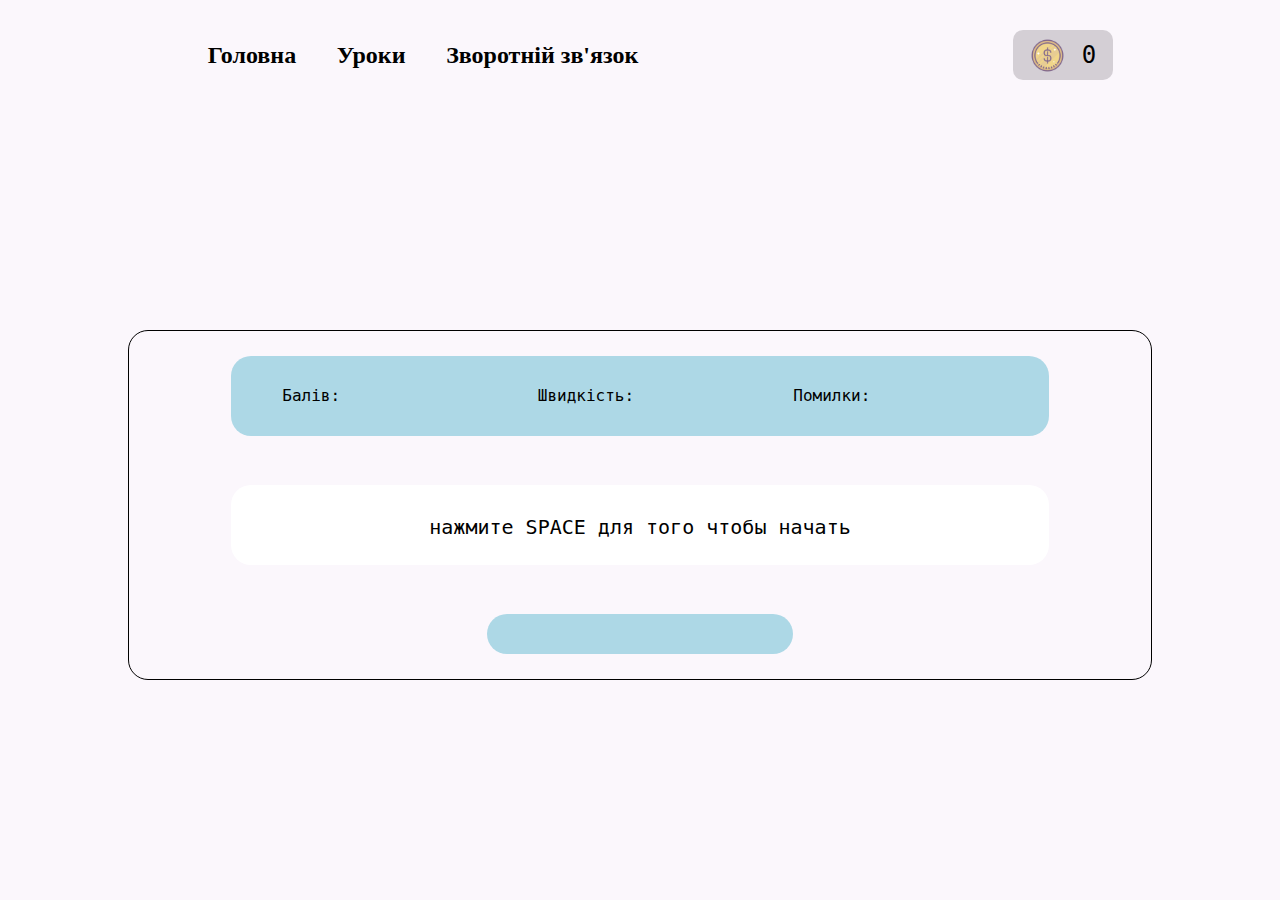
<file: index.html>
<!DOCTYPE html>
<html>
<head>
	<meta charset="utf-8">
	<meta name="viewport" content="width=device-width, initial-scale=1">
	<title></title>
	<link rel="stylesheet" type="text/css" href="css/style.css">
	<script src="https://code.jquery.com/jquery-3.7.1.js" integrity="sha256-eKhayi8LEQwp4NKxN+CfCh+3qOVUtJn3QNZ0TciWLP4=" crossorigin="anonymous"></script>
</head>
<body>
<div class="wrapper">
	<nav>
        <div class="nav_items">
            <a href="main.html">Головна</a>
            <a href="lessons.html">Уроки</a>
            <a href="feedback.html">Зворотній зв'язок</a>
            <!-- <a id="close" href="">Закрити</a> -->
        </div>
        <a class="coins" href="shop.html">
        <div class="coin_box">
            <img class="coin" src="img/coin.png" alt="">
            <p id="money_count">0</p>
        </div>
    </a>
       </nav>

	<div class="input_area">
		<div class="stat">
			<p class="score">Балів: </p>
			<p class="speed">Швидкість: </p>
			<p class="mistake">Помилки: </p>
		</div>
		<div class="input">
			<div class="hero"></div>
			<p class="start">нажмите SPACE для того чтобы начать</p>
			<input type="text" disabled class="text" id="text" value="lorem lorem lorem lorem lorem lorem lorem lorem lorem lorem lorem lorem lorem lorem lorem lorem lorem lorem lorem lorem lorem lorem lorem lorem">

		</div>
		<div class="help"></div>


	</div>
	

</div>
<script type="text/javascript" src="js/script.js"></script>
</body>
</html>
</file>
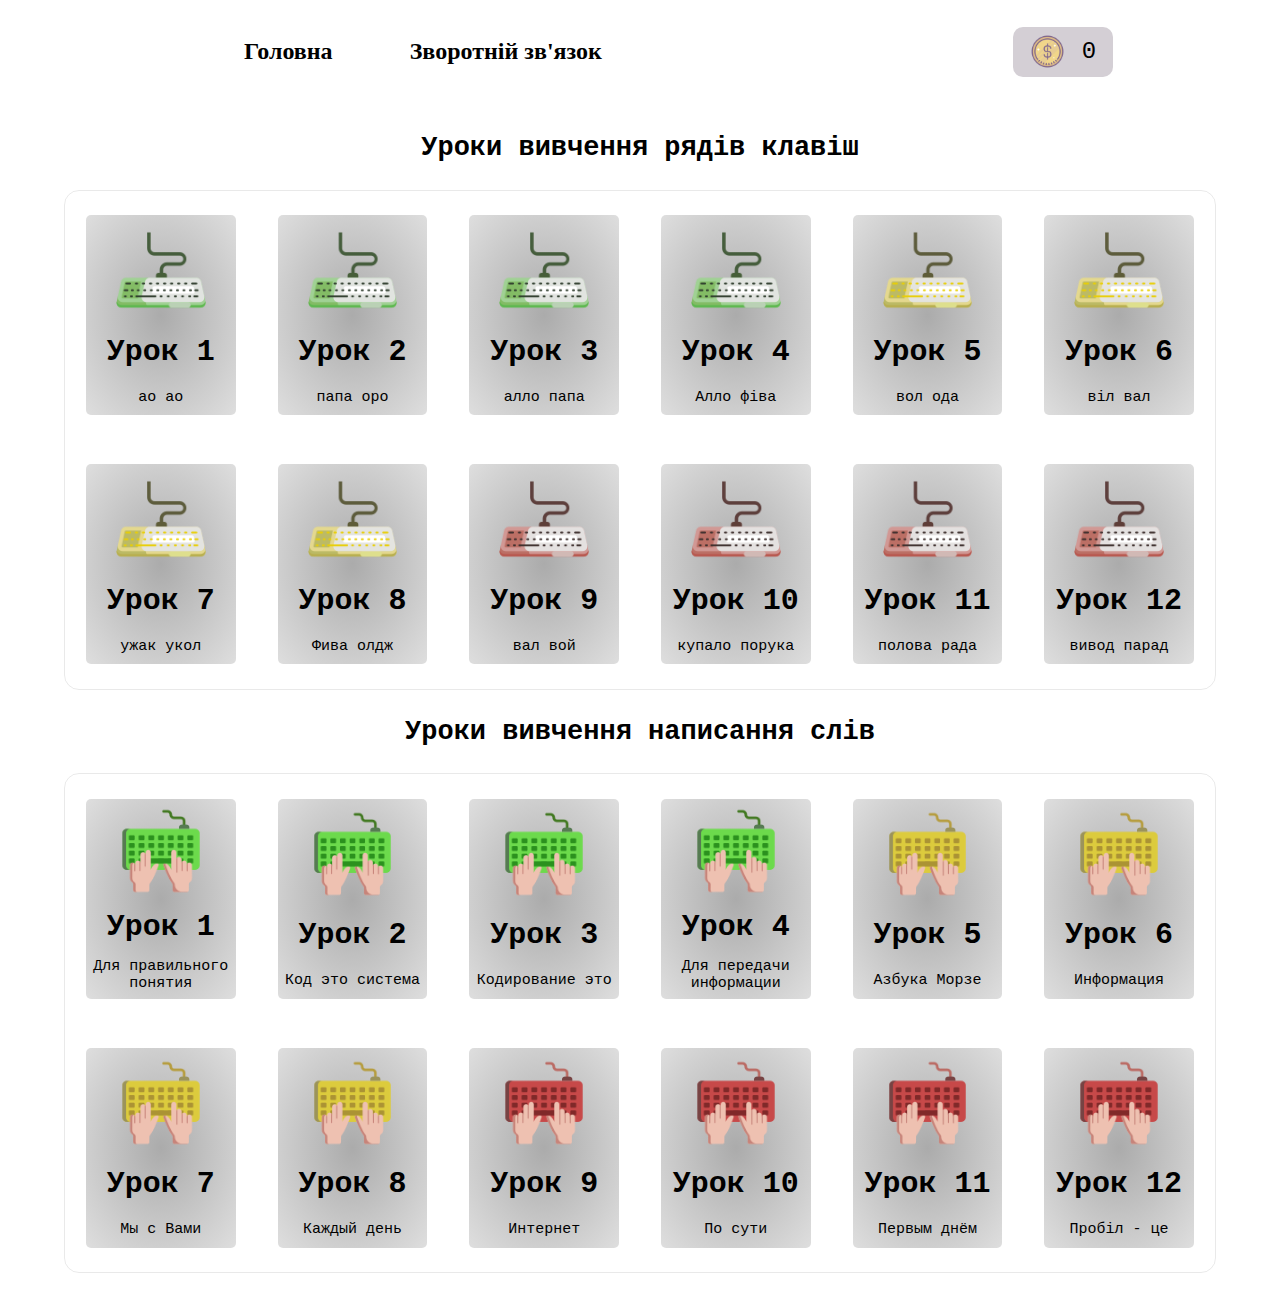
<file: lessons.html>
<!DOCTYPE html>
<html lang="en">
<head>
    <meta charset="UTF-8">
    <meta name="viewport" content="width=device-width, initial-scale=1.0">
    <title></title>
    <link rel="stylesheet" type="text/css" href="css/style.css">
    <link rel="stylesheet" type="text/css" href="css/lessons.css">
	<script src="https://code.jquery.com/jquery-3.7.1.js" integrity="sha256-eKhayi8LEQwp4NKxN+CfCh+3qOVUtJn3QNZ0TciWLP4=" crossorigin="anonymous"></script>
</head>
<body>
<div class="main">
       <nav>
        <div class="nav_items">
            <a href="main.html">Головна</a>
            <a href="feedback.html">Зворотній зв'язок</a>
            <!-- <a id="close" href="">Закрити</a> -->
        </div>
        <a class="coins" href="shop.html">
        <div class="coin_box">
            <img class="coin" src="img/coin.png" alt="">
            <p id="money_count">0</p>
        </div>
    </a>
       </nav>
        


<h1>Уроки вивчення рядів клавіш</h1>
    <div class="section">

        <div class="lesson_box">
        <div  class="lesson easy" id="lesson1">
            <img src="img/keyboard_easy.png" alt="">
            <p>Урок 1</p>
            <p class="second_p">ао ао</p>
        </div>
        <div  class="lesson easy"id="lesson2">
            <img src="img/keyboard_easy.png" alt="">
            <p>Урок 2</p>
            <p class="second_p">папа оро</p>
        </div>
        <div class="lesson easy"id="lesson3">
            <img src="img/keyboard_easy.png" alt="">
            <p>Урок 3</p>
            <p class="second_p">алло папа</p>
        </div>
        <div class="lesson easy"id="lesson4">
            <img src="img/keyboard_easy.png" alt="">
            <p>Урок 4</p>
            <p class="second_p"> Алло фіва</p>
        </div>
        <div class="lesson medium"id="lesson5">
            <img src="img/keyboard_medium.png" alt="">
            <p>Урок 5</p>
            <p class="second_p">вол ода</p>
        </div>
        <div class="lesson medium" id="lesson6">
            <img src="img/keyboard_medium.png" alt="">
            <p>Урок 6</p>
            <p class="second_p">віл вал</p>
        </div>
        </div>

        <div class="lesson_box">
        <div  class="lesson medium"id="lesson7">
            <img src="img/keyboard_medium.png" alt="">
            <p>Урок 7</p>
            <p class="second_p">ужак укол</p>
        </div>
        <div  class="lesson medium"id="lesson8">
            <img src="img/keyboard_medium.png" alt="">
            <p>Урок 8</p>
            <p class="second_p">Фива олдж</p>
        </div>
        <div  class="lesson hard"id="lesson9">
            <img src="img/keyboard_hard.png" alt="">
            <p> Урок 9 </p>
            <p class="second_p">вал вой</p>
        </div>
        <div  class="lesson hard"id="lesson10">
            <img src="img/keyboard_hard.png" alt="">
            <p>Урок 10</p>
            <p class="second_p">купало порука</p>
        </div>
        <div  class="lesson hard"id="lesson11">
            <img src="img/keyboard_hard.png" alt="">
            <p>Урок 11</p>
            <p class="second_p">полова рада</p>
        </div>
        <div  class="lesson hard"id="lesson12">
            <img src="img/keyboard_hard.png" alt="">
            <p>Урок 12</p>
            <p class="second_p">вивод парад</p>
        </div>
    </div>

        </div>

         <h1>Уроки вивчення написання слів</h1>
            <div class="section">
               
                    <div class="lesson_box">
                    <div  class="lesson easy" id="lesson13">
                        <img src="img/typing_easy.png" alt="">
                        <p>Урок 1</p>
                        <p class="second_p">Для правильного понятия</p>
                    </div>
                    <div  class="lesson easy"id="lesson14">
                        <img src="img/typing_easy.png" alt="">
                        <p>Урок 2</p>
                        <p class="second_p">Код это система</p>
                    </div>
                    <div class="lesson easy"id="lesson15">
                        <img src="img/typing_easy.png" alt="">
                        <p>Урок 3</p>
                        <p class="second_p">Кодирование это</p>
                    </div>
                    <div class="lesson easy"id="lesson16">
                        <img src="img/typing_easy.png" alt="">
                        <p>Урок 4</p>
                        <p class="second_p">Для передачи информации</p>
                    </div>
                    <div  class="lesson medium"id="lesson17">
                        <img src="img/typing_medium.png" alt="">
                        <p>Урок 5</p>
                        <p class="second_p">Азбука Морзе</p>
                    </div>
                    <div  class="lesson medium" id="lesson18">
                        <img src="img/typing_medium.png" alt="">
                        <p>Урок 6</p>
                        <p class="second_p">Информация</p>
                    </div>
                    </div>

                    <div class="lesson_box">
                    <div  class="lesson medium"id="lesson19">
                        <img src="img/typing_medium.png" alt="">
                        <p>Урок 7</p>
                        <p class="second_p">Мы с Вами</p>
                    </div>
                    <div  class="lesson medium"id="lesson20">
                        <img src="img/typing_medium.png" alt="">
                        <p>Урок 8</p>
                        <p class="second_p">Каждый день</p>
                    </div>
                    <div  class="lesson hard"id="lesson21">
                        <img src="img/typing_hard.png" alt="">
                        <p> Урок 9 </p>
                        <p class="second_p">Интернет</p>
                    </div>
                    <div  class="lesson hard"id="lesson22">
                        <img src="img/typing_hard.png" alt="">
                        <p>Урок 10</p>
                        <p class="second_p">По сути</p>
                    </div>
                    <div class="lesson hard"id="lesson23">
                        <img src="img/typing_hard.png" alt="">
                        <p>Урок 11</p>
                        <p class="second_p">Первым днём</p>
                    </div>
                    <div  class="lesson hard"id="lesson24">
                        <img src="img/typing_hard.png" alt="">
                        <p>Урок 12</p>
                        <p class="second_p">Пробіл - це</p>
                    </div>
                </div>

            </div>
    

</div>
<script type="text/javascript" src="js/script.js"></script>
<script type="text/javascript" src="js/lessons.js"></script>
</body>
</html>
</file>
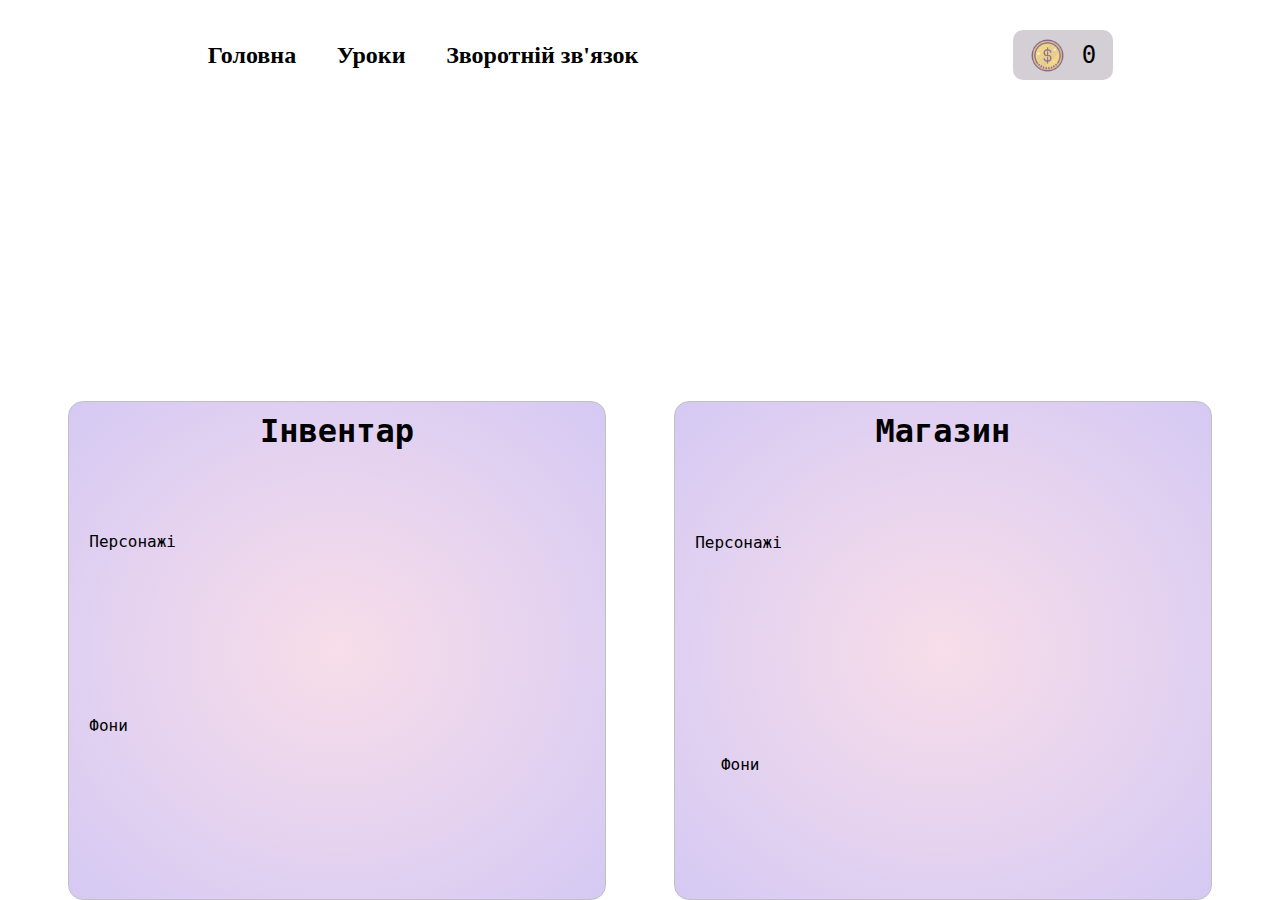
<file: shop.html>
<!DOCTYPE html>
<html lang="en">
<head>
    <meta charset="UTF-8">
    <meta name="viewport" content="width=device-width, initial-scale=1.0">
    <title></title>
    <link rel="stylesheet" type="text/css" href="css/style.css">
    <link rel="stylesheet" type="text/css" href="css/shop.css">
	<script src="https://code.jquery.com/jquery-3.7.1.js" integrity="sha256-eKhayi8LEQwp4NKxN+CfCh+3qOVUtJn3QNZ0TciWLP4=" crossorigin="anonymous"></script>
</head>
<body>
    <div class="main_shop">
        <nav>
            <div class="nav_items">
                <a href="main.html">Головна</a>
                <a href="lessons.html">Уроки</a>
                <a href="feedback.html">Зворотній зв'язок</a>
                <!-- <a id="close" href="">Закрити</a> -->
            </div>
            <a class="coins" href="shop.html">
                <div class="coin_box">
                    <img class="coin" src="img/coin.png" alt="">
                    <p id="money_count">0</p>
                </div>
            </a>
           </nav>
           <div class="inventory">
                <h1 class="shop_headline">Інвентар</h1>
                <p class="subtitle">Персонажі</p>
                <div class="characters">
                    <!-- <div class="box_box">
                   
                </div> -->
                    
                </div>
                <p class="subtitle">Фони</p>
                <div class="backgrounds">
                    <!-- <div class="box_box">

                        <div class="bg_item active_bg">
                            <img class="bg_img" src="" alt="">
                            <p class="bg_title">fon </p>
                            <button class="bg_select">select</button>
                        </div>
                    </div> -->
                </div>
                   
            </div>
            <div class="shop">
                <h1 class="shop_headline">Магазин</h1>
                <p class="subtitle">Персонажі</p>
                <div class="characters_buy">

                    <!-- <div class="box_box">

                    </div> -->
            </div>
            <div class="backgrounds_buy">
                <p class="subtitle">Фони</p>
            <div class="box_box">

                <!-- <div class="bg_merch">
                    <img class="bg_img" src="" alt="">
                    <p class="bg_title">fon </p>
                    <div class="bg_price_box">
                        <img class="bg_price_img" src="img/coin.png" alt="">
                        <p class="bg_price">50</p>
                    </div>
                    <button class="bg_buy">buy</button>
                </div> -->

            </div>
        
            </div>
    </div>
</div>
</body>
<script type="text/javascript" src="js/script.js"></script>
<script type="text/javascript" src="js/shop.js"></script>

</html>
</file>
<file: css/style.css>
*{
	margin: 0;
	padding: 0;
	box-sizing: border-box;
	font-family: 'Sono', monospace;
}
.wrapper{
	width: 100vw;
	height: 100vh;
	background: rgba(251, 246, 252, 0.936);
	flex-wrap: wrap;

	display: flex;
	justify-content: space-around;
	padding-top: 30px;
	/* align-items: center; */
}
.input_area{
	width: 80%;
	height: 350px;
	border: 1px solid black;
	border-radius: 20px;

	display: flex;
	justify-content: space-around;
	flex-direction: column;
	align-items: center
}
.stat{
	width: 80%;
	height: 80px;
	background: lightblue;
	border-radius: 20px;
	display: flex;
	justify-content: space-evenly;
	align-items: center;
}
.stat p{
	width: 25%;
}
.input{
	width: 80%;
	height: 80px;
	background: rgb(255, 255, 255);
	border-radius: 20px;
/* 
	display: flex;
	justify-content: center;
	align-items: center; */
	overflow: hidden;
	position: relative;
}
.help{
	width: 30%;
	height: 40px;
	background: lightblue;
	border-radius: 20px;
}
.hero{
	width: 40px;
	height: 40px;
	background: grey;
	position: absolute;
	left: 45%;
	top: 25%;
	display: none;
}
.text{
	width: 1000000000px;
	height: 40px;
	border: none;
	background: white;
	position: absolute;
	left: 50%;
	top: 25%;
	letter-spacing: 2px;
	display: none;
}
.main{
	width: 100vw;
	height: 100vh;
	background: #ffffff;
	display: flex;
	justify-content: space-evenly;
	flex-wrap: wrap;
}
.main_headline{
	width: 100%;
	text-align: center;
	margin-top: 40px;
}
.a_box{
	width: 25%;
	height: 400px;
	display: flex;
	justify-content: space-between;
	/* align-content: center; */
	flex-wrap: wrap;
	flex-direction: column;
}
.item{
	width: 100%;
	height: 95px;
	border: 1px solid black;
	display: flex;
	flex-wrap: wrap;
	justify-content: space-evenly;
	align-items: center;
	border-radius: 5px;
	transition: 0.5s;
}
.item img{
	width: 50px;
	height: 50px;
}
.item:hover{
	box-shadow: 9px 10px 36px -12px rgba(66, 68, 90, 1);
}
.item_a{
	width: 100%;
	height: 100px;
	text-decoration: none;
	color: black;
}
.item_a p{
	font-family: cursive;
	font-size: 30px;
}
.main_img{
	width: 50%;
	height: 400px;
}
.quote{
	width: 100%;
	height: 5px;
	text-align: center;
	font-family: cursive;
}
.start {
    display: flex;
    justify-content: center;
    align-items: center;

    position: relative;
    top: 37%;

    font-size: 20px;
}
.coin_box{
    width: 100px;
    height: 50px;
    background: rgb(212, 207, 213);
    border-radius: 10px;
    display: flex;
    justify-content: space-evenly;
    align-items: center;
    /* position: relative;
    top: 0;
    left: 600px;  */
	transition: 0.5s;
}
.coins{
	text-decoration: none;
	color: black;
}
.coin{
    width: 35px;
    height: 35px;
}
.coin_box:hover {
	-webkit-transform: scale(1.1);
	-ms-transform: scale(1.1);
	transform: scale(1.1);
  }
  nav{
    width: 100%;
    height: 50px;
    display: flex;
    justify-content: space-around;
	margin-bottom: 30px;

}
nav a{
	font-family: cursive;
	font-size: 24px;
	text-decoration: none;
}
.nav_items{
    width: 40%;
    height: 100%;
    display: flex;
    justify-content: space-evenly;
    align-items: center;
}
.nav_items a{
    color: black;
    font-weight:bold;
}
</file>
<file: css/lessons.css>
.main{
    width: 100%;
    height: 1300px;
    display: flex;
    justify-content: space-evenly;
    align-items: center;
    background: white;
    flex-direction: column;
}
.section{
    width: 90%;
    height:500px;
    border: 1px solid rgba(0, 0, 0, 0.086);
    display: flex;
    flex-wrap: wrap;
    justify-content: space-around;
    align-items: center;
    border-radius: 15px;
}
.lesson{
    width: 13%;
    height: 200px;
    background: radial-gradient(rgba(122, 122, 122, 0.631),rgba(211, 211, 211, 0.745));
    display: flex;
    flex-wrap: wrap;
    justify-content: center;
    align-items: center;
    font-weight: bold;
    font-size: 30px;
    border-radius: 5px;
    transition: 0.25s;
}
.lesson img{
    width: 60%;
    height: 45%;
}

.lesson_box{
    display: flex;
    width: 100%;
    justify-content: space-around;
}

h1{
    font-size: 27px;
}
.second_p{
    font-size: 15px;
    font-weight: normal;
}
.lesson p{
    width: 100%;
    text-align: center;
}
.hard:hover{
    box-shadow: 7px 8px 35px -9px rgba(204,6,6,1);
    transition: 1s;
}
.easy:hover{
    box-shadow: 7px 8px 35px -9px rgba(6,204,69,1);
    transition: 1s;
}
.medium:hover{
    box-shadow: 7px 8px 35px -9px rgb(213, 220, 7);
    transition: 1s;
}
</file>
<file: css/shop.css>
*{
	margin: 0;
	padding: 0;
	box-sizing: border-box;
	font-family: 'Sono', monospace;

}

.main_shop{
	width: 100vw;
	height: 100vh;
	background: white;
	flex-wrap: wrap;

	display: flex;
	justify-content: space-evenly;
	padding-top: 30px;
	/* align-items: center; */
}
.inventory{
    width: 42%;
    /* height: 40%; */
    border: 1px silver solid;
    display: flex;
    justify-content: center;
    /* align-content: space-around; */
    flex-wrap: wrap;
    padding: 10px;
    background: radial-gradient( rgba(238, 174, 202, 0.41) 0%, rgba(171, 148, 233, 0.502) 100%);
    border-radius: 15px;
}
.shop{
    width: 42%;
    /* height: 100vh; */
    border: 1px silver solid;
    display: flex;
    justify-content: center;
    /* align-content: space-around; */
    padding: 10px;
    background: radial-gradient( rgba(238, 174, 202, 0.41) 0%, rgba(171, 148, 233, 0.502) 100%);

    border-radius: 15px;
    flex-wrap: wrap;
}
.shop_headline{
    width: 100%;
    text-align: center;
}
.characters{
    width: 90%;
    /* height: 350px; */
    display: flex;
    align-content: space-around;
    justify-content: space-around;
    flex-wrap: wrap;
}
.box_box{
    width: 100%;
    display: flex;
    align-content: space-around;
    justify-content: space-around;
    flex-wrap: wrap;
    margin-bottom: 30px;
}
.character_item{
    width: 24%;
    height: 200px;
    border-radius: 10px;
    background: white;
    display: flex;
    flex-wrap: wrap;
    justify-content: center;
    align-content: space-around;
    border: 1px solid black;
    padding: 10px;
    margin: 20px;
}
.character_title{
    width: 100%;
    text-align: center;
}
.character_img{
    width: 90%;
    height: 60%;
}
.backgrounds{
    width: 90%;
    /* height: 350px; */
    display: flex;
    align-content: space-around;
    justify-content: space-around;
    flex-wrap: wrap;
}
.subtitle{
    width: 100%;
    padding: 10px;
}
.bg_item{
    width: 24%;
    height: 200px;
    border-radius: 10px;
    background: white;
    display: flex;
    flex-wrap: wrap;
    justify-content: center;
    align-content: space-around;
    border: 1px solid black;
    margin: 20px;
    padding: 10px;
}
.bg_title{
    width: 100%;
    text-align: center;
}
.bg_img{
    width: 90%;
    height: 60%;
}
.character_price_img{
    width: 22px;
    height: 22px;
}
.character_merch{
    width: 24%;
    height: 200px;
    border-radius: 10px;
    background: white;
    display: flex;
    flex-wrap: wrap;
    justify-content: center;
    align-content: space-around;
    padding: 10px;
    border: 1px solid black;
    margin: 20px;
}
.character_price_box{
    width: 60%;
    height: 25px;
    display: flex;
    flex-wrap: nowrap;
    align-content: center;
    justify-content: space-evenly;
}
.characters_buy{
    width: 90%;
    /* height: 100vh; */
    display: flex;
    align-content: space-around;
    justify-content: space-around;
    flex-wrap: wrap;
}
.backgrounds_buy{
    width: 90%;
    /* height: 450px; */
    display: flex;
    align-content: space-around;
    justify-content: space-around;
    margin: 20px;
    flex-wrap: wrap;
}
.bg_price_img{
    width: 22px;
    height: 22px;
}
.bg_merch{
    width: 24%;
    height: 200px;
    border-radius: 10px;
    background: white;
    display: flex;
    flex-wrap: wrap;
    justify-content: center;
    align-content: space-around;
    border: 1px solid black;
    padding: 10px;
    margin: 20px;
}
.bg_price_box{
    width: 60%;
    height: 25px;
    display: flex;
    flex-wrap: nowrap;
    align-content: center;
    justify-content: space-evenly;
}
button{
    width: 80px;
}
.active_character{
    background: rgb(158, 231, 158);
}
.active_bg{
    background: rgb(158, 231, 158);
}
</file>
